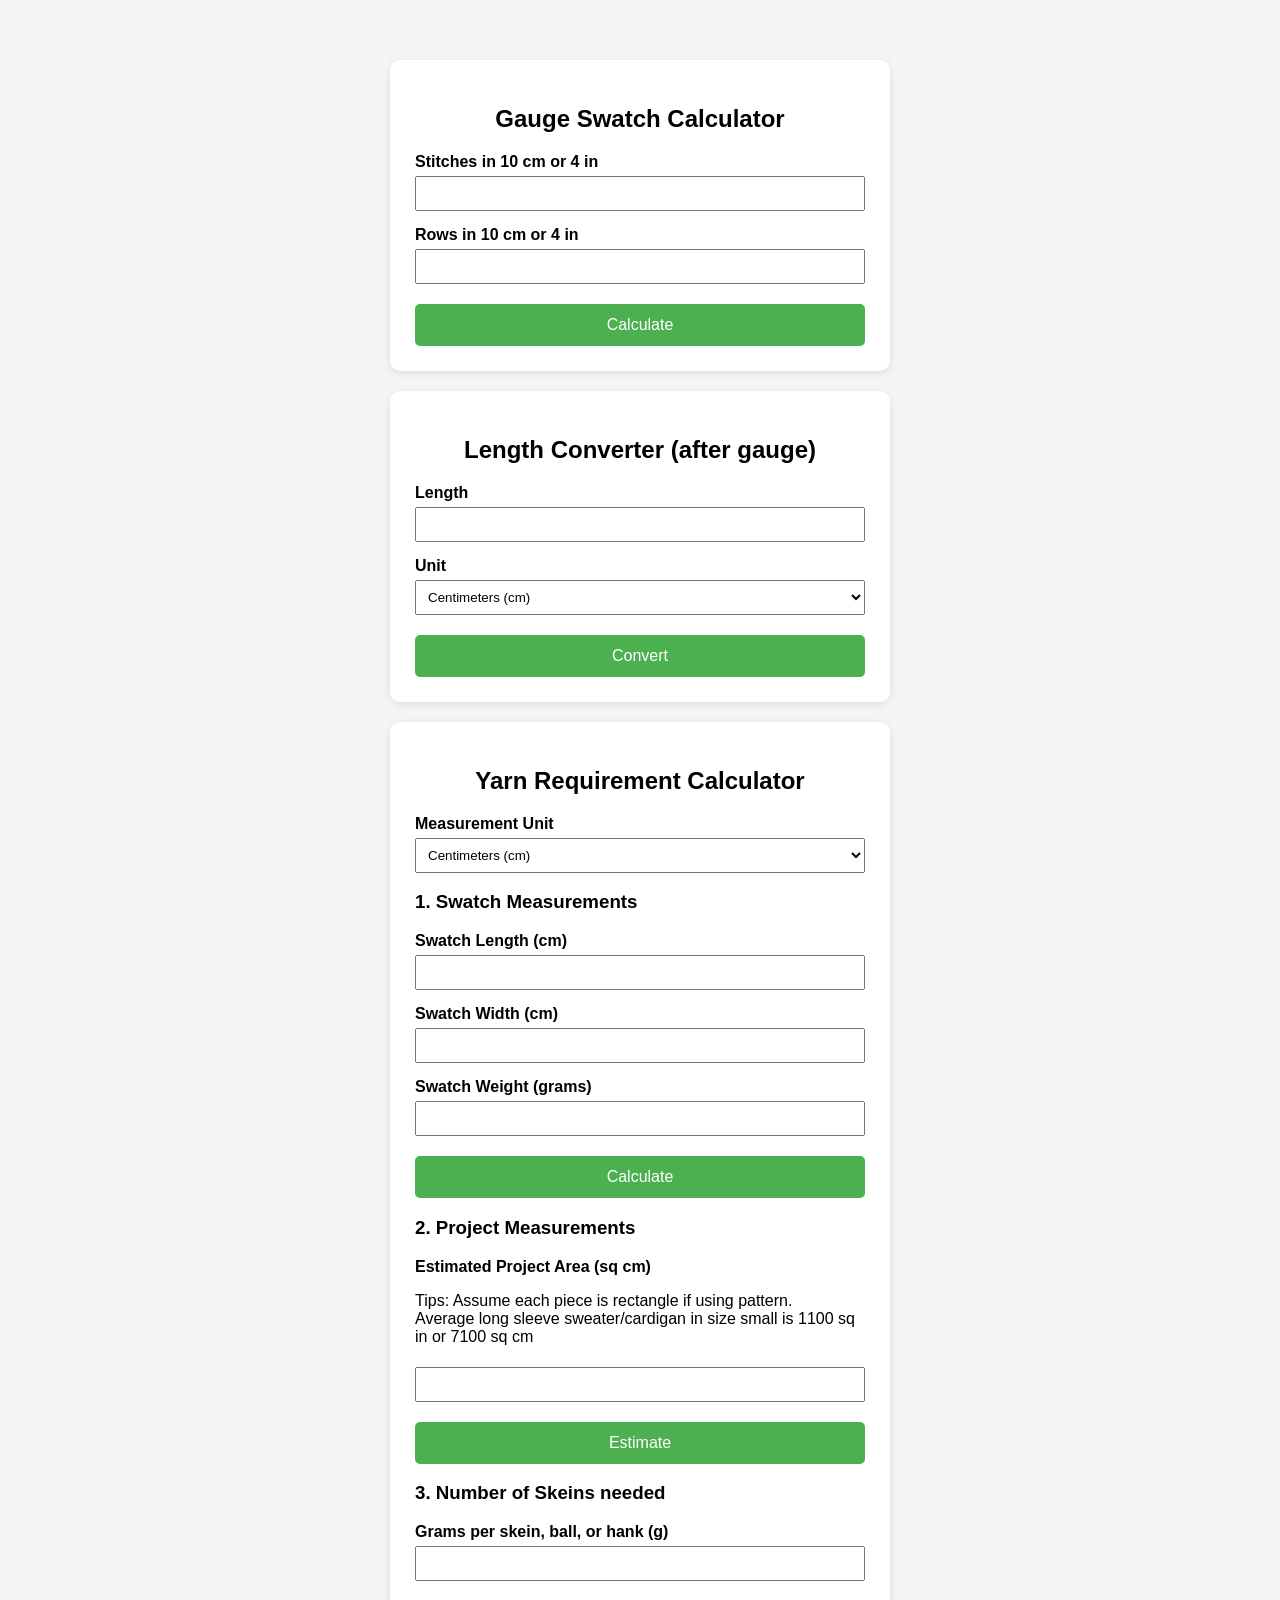
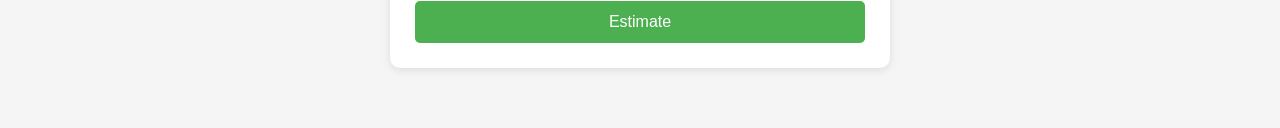
<file: calculator.html>
<!DOCTYPE html>
<html lang="en">
<head>
<meta charset="UTF-8">
<meta name="viewport" content="width=device-width, initial-scale=1.0">
<title>Stitch Gauge Calculator</title>
<style>
    body {
        font-family: Arial, sans-serif;
        max-width: 500px;
        margin: 40px auto;
        padding: 20px;
        background: #f5f5f5;
    }

    .container {
        background: white;
        padding: 25px;
        border-radius: 10px;
        box-shadow: 0 2px 8px rgba(0,0,0,0.1);
    }

    h2 {
        text-align: center;
        margin-bottom: 20px;
    }

    label {
        display: block;
        margin-top: 15px;
        font-weight: bold;
    }

    input {
        width: 100%;
        padding: 8px;
        margin-top: 5px;
        box-sizing: border-box;
    }

    button {
        width: 100%;
        padding: 12px;
        margin-top: 20px;
        background: #4CAF50;
        color: white;
        border: none;
        border-radius: 5px;
        cursor: pointer;
        font-size: 16px;
    }

    button:hover {
        background: #45a049;
    }

    .results {
        margin-top: 25px;
        padding: 15px;
        background: #eef7ee;
        border-radius: 5px;
        display: none;
    }

    .result-item {
        margin: 10px 0;
        font-size: 18px;
    }
    select {
        width: 100%;
        padding: 8px;
        margin-top: 5px;
        box-sizing: border-box;
    }
</style>
</head>
<body>

<div class="container">
    <h2>Gauge Swatch Calculator</h2>

    <label for="stitches">Stitches in 10 cm or 4 in</label>
    <input type="number" id="stitches" min="0" step="1">

    <label for="rows">Rows in 10 cm or 4 in</label>
    <input type="number" id="rows" min="0" step="1">

    <button onclick="calculateGauge()">Calculate</button>

    <div class="results" id="results">
        <div class="result-item">
            <span id="stPerCm"></span> st/cm ×
            <span id="rowsPerCm"></span> rows/cm
            <br>
            <span id="stPerIn"></span> st/in ×
            <span id="rowsPerIn"></span> rows/in
        </div>

        <a
            id="chartLink"
            href="#"
            target="_blank"
            style="display:none;"
        >
            Generate Matching Chart
        </a>
    </div>
</div>

<div class="container" style="margin-top:20px;">
    <h2>Length Converter (after gauge)</h2>

    <label for="length">Length</label>
    <input type="number" id="length" min="0" step="1">

    <label for="unit">Unit</label>
    <select id="unit">
        <option value="cm">Centimeters (cm)</option>
        <option value="inch">Inches (in)</option>
    </select>

    <button onclick="convertLength()">Convert</button>

    <div class="results" id="convertResults">
        <div class="result-item">
            <span id="neededStitches"></span> stitches or
            <span id="neededRows"></span> rows
        </div>
    </div>
</div>

<div class="container" style="margin-top:20px;">
    <h2>Yarn Requirement Calculator</h2>

    <label for="measurementUnit">Measurement Unit</label>
    <select id="measurementUnit">
        <option value="cm">Centimeters (cm)</option>
        <option value="in">Inches (in)</option>
    </select>

    <h3>1. Swatch Measurements</h3>

    <label for="swatchLength">
        Swatch Length (<span id="unitLabel1">cm</span>)
    </label>
    <input type="number" id="swatchLength" min="0" step="1">

    <label for="swatchWidth">
        Swatch Width (<span id="unitLabel2">cm</span>)
    </label>
    <input type="number" id="swatchWidth" min="0" step="1">

    <label for="swatchWeight">Swatch Weight (grams)</label>
    <input type="number" id="swatchWeight" min="0" step="1">

    <button onclick="calculateSwatch()">Calculate</button>

    <div class="results" id="swatchResults">
        <div class="result-item">
            <strong>Swatch:</strong><br>
            Area: <span id="swatchArea"></span>
            <span id="areaUnit"></span><br>

            Weight per
            <span id="weightUnit"></span>:
            <span id="gramsPerArea"></span> g
        </div>
    </div>

    <h3>2. Project Measurements</h3>

    <label for="projectArea">
        Estimated Project Area (<span id="areaUnitLabel">sq cm</span>)
    </label>
    <p> Tips: Assume each piece is rectangle if using pattern. <br> Average long sleeve sweater/cardigan in size small is 1100 sq in or 7100 sq cm </p>

    <input type="number" id="projectArea" min="0" step="1">

    <button onclick="calculateYarnNeeded()">
        Estimate
    </button>

    <div class="results" id="yarnResults">
        <div class="result-item">
            <strong>Approx. Yarn Needed:</strong><br>
            <span id="estimatedWeight"></span> grams
        </div>
    </div>

    <h3>3. Number of Skeins needed</h3>

    <label for="projectArea">
        Grams per skein, ball, or hank (<span id="weight">g</span>)
    </label>
    <input type="number" id="ballweight" min="0" step="1">

    <button onclick="calculateYarnNeededBall()">
        Estimate
    </button>

    <div class="results" id="ballResults">
        <div class="result-item">
            <strong>Approx. Yarn Needed:</strong><br>
            <span id="estimatedBall"></span> skeins
        </div>
    </div>
</div>

<script>
let stitchesPerCm = 0;
let rowsPerCm = 0;
let stitchesPerInch = 0;
let rowsPerInch = 0;
let gramsPerSquareInch = 0;

function calculateGauge() {

    const stitches =
        parseFloat(document.getElementById("stitches").value);

    const rows =
        parseFloat(document.getElementById("rows").value);

    if (
        isNaN(stitches) ||
        isNaN(rows) ||
        stitches <= 0 ||
        rows <= 0
    ) {
        alert("Please enter valid stitch and row counts.");
        return;
    }

    stitchesPerCm = stitches / 10;
    rowsPerCm = rows / 10;

    stitchesPerInch = stitches / 4;
    rowsPerInch = rows / 4;

    document.getElementById("stPerCm").textContent =
        stitchesPerCm.toFixed(2);

    document.getElementById("rowsPerCm").textContent =
        rowsPerCm.toFixed(2);

    document.getElementById("stPerIn").textContent =
        stitchesPerInch.toFixed(2);

    document.getElementById("rowsPerIn").textContent =
        rowsPerInch.toFixed(2);

    document.getElementById("results").style.display =
        "block";

    const ratio = `${stitches}:${rows}`;

    const chartLink =
        document.getElementById("chartLink");

    chartLink.href =
        `chart.html?ratio=${encodeURIComponent(ratio)}`;

    chartLink.style.display =
        "inline-block";
}
function convertLength() {
    const length = parseFloat(document.getElementById('length').value);
    const unit = document.getElementById('unit').value;

    if (stitchesPerCm === 0 || rowsPerCm === 0) {
        alert('Please calculate the gauge first.');
        return;
    }

    if (isNaN(length) || length <= 0) {
        alert('Please enter a valid length.');
        return;
    }

    let stitchesNeeded, rowsNeeded;

    if (unit === 'cm') {
        stitchesNeeded = length * stitchesPerCm;
        rowsNeeded = length * rowsPerCm;
    } else {
        stitchesNeeded = length * stitchesPerInch;
        rowsNeeded = length * rowsPerInch;
    }

    document.getElementById('neededStitches').textContent =
        Math.round(stitchesNeeded);

    document.getElementById('neededRows').textContent =
        Math.round(rowsNeeded);

    document.getElementById('convertResults').style.display = 'block';
}

let gramsPerUnitArea = 0;

document
    .getElementById('measurementUnit')
    .addEventListener('change', updateUnitLabels);

updateUnitLabels();

function updateUnitLabels() {
    const unit =
        document.getElementById('measurementUnit').value;

    const areaText =
        unit === 'cm' ? 'sq cm' : 'sq in';

    document.getElementById('unitLabel1').textContent = unit;
    document.getElementById('unitLabel2').textContent = unit;
    document.getElementById('areaUnitLabel').textContent = areaText;
}

function calculateSwatch() {
    const length =
        parseFloat(document.getElementById('swatchLength').value);

    const width =
        parseFloat(document.getElementById('swatchWidth').value);

    const weight =
        parseFloat(document.getElementById('swatchWeight').value);

    const unit =
        document.getElementById('measurementUnit').value;

    if (
        isNaN(length) || isNaN(width) || isNaN(weight) ||
        length <= 0 || width <= 0 || weight <= 0
    ) {
        alert('Please enter valid measurements.');
        return;
    }

    const area = length * width;

    gramsPerUnitArea = weight / area;

    const areaText =
        unit === 'cm' ? 'sq cm' : 'sq in';

    document.getElementById('swatchArea').textContent =
        area.toFixed(2);

    document.getElementById('areaUnit').textContent =
        areaText;

    document.getElementById('weightUnit').textContent =
        areaText;

    document.getElementById('gramsPerArea').textContent =
        gramsPerUnitArea.toFixed(4);

    document.getElementById('swatchResults').style.display =
        'block';
}

function calculateYarnNeeded() {
    const projectArea =
        parseFloat(document.getElementById('projectArea').value);

    if (gramsPerUnitArea === 0) {
        alert('Calculate the swatch first.');
        return;
    }

    if (isNaN(projectArea) || projectArea <= 0) {
        alert('Enter a valid project area.');
        return;
    }

    const yarnNeeded =
        projectArea * gramsPerUnitArea;

    document.getElementById('estimatedWeight').textContent =
        yarnNeeded.toFixed(1);

    document.getElementById('yarnResults').style.display =
        'block';
}

function calculateYarnNeededBall() {
    const projectArea =
        parseFloat(document.getElementById('projectArea').value);

    const ballweight =
        parseFloat(document.getElementById('ballweight').value);

    if (gramsPerUnitArea === 0) {
        alert('Calculate the swatch first.');
        return;
    }

    if (isNaN(projectArea) || projectArea <= 0) {
        alert('Enter a valid project area.');
        return;
    }

    if (isNaN(ballweight) || ballweight <= 0) {
        alert('Enter a valid grams per skein/ball/hank.');
        return;
    }

    // Total grams needed for project
    const totalYarnWeight = projectArea * gramsPerUnitArea;

    // Number of skeins needed
    const skeinsNeeded = totalYarnWeight / ballweight;

    document.getElementById('estimatedBall').textContent =
        `${skeinsNeeded.toFixed(2)} (${Math.ceil(skeinsNeeded)} to purchase)`;

    document.getElementById('ballResults').style.display =
        'block';
}
</script>

</body>
</html>
</file>
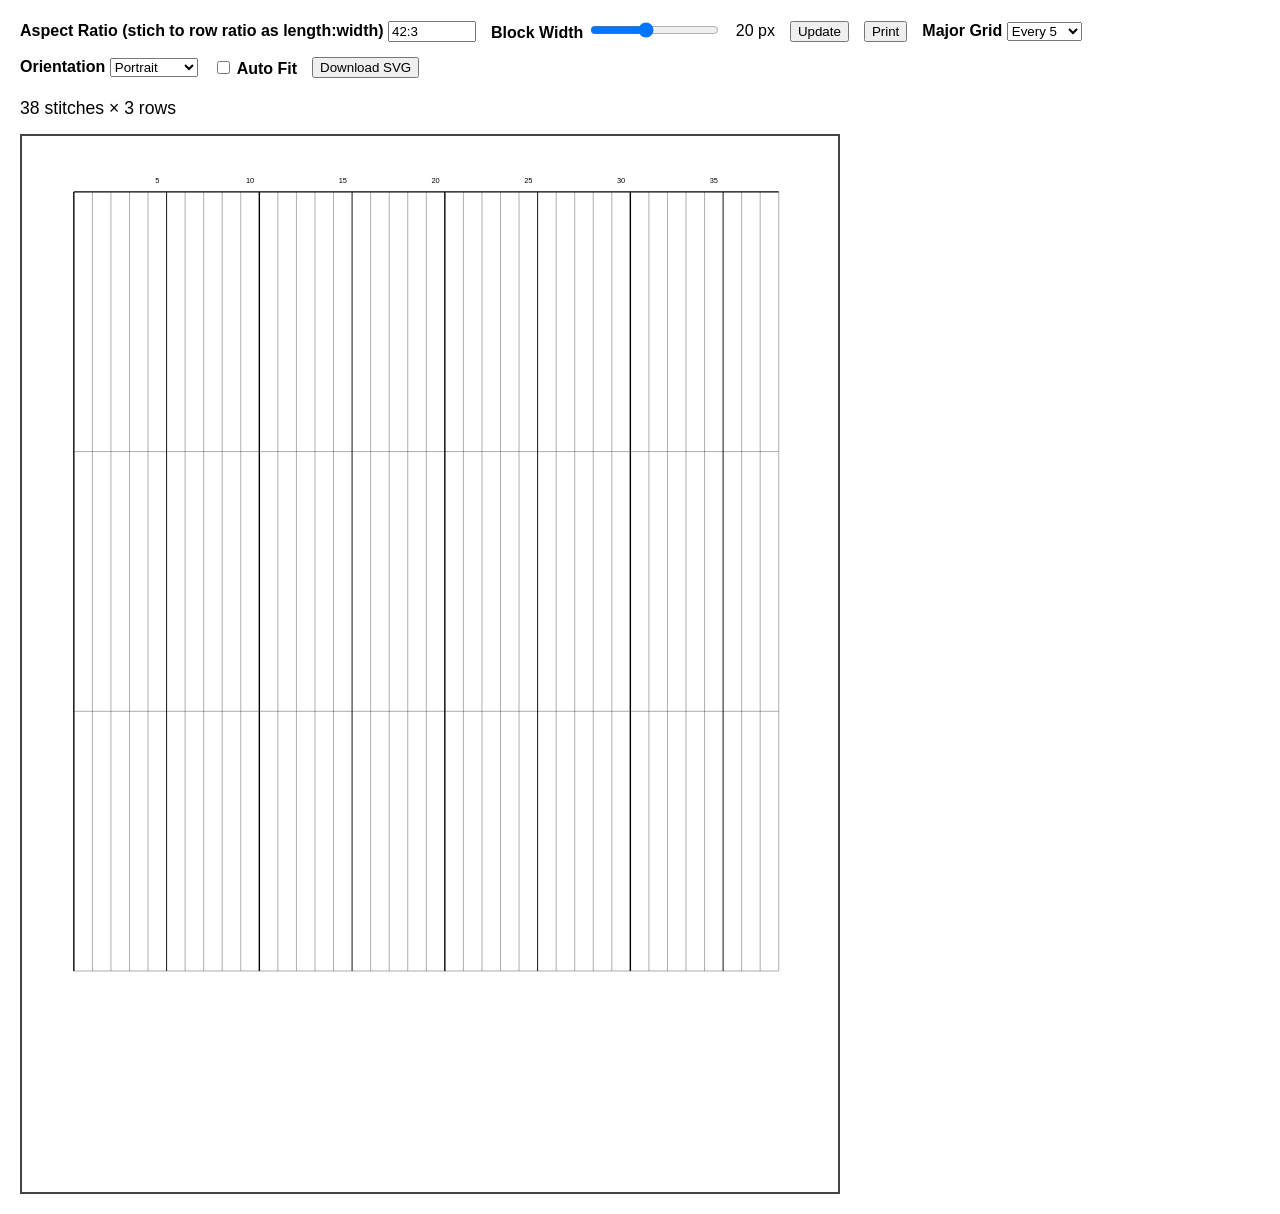
<file: chart.html>
<!DOCTYPE html>
<html lang="en">
<head>
<meta charset="UTF-8">
<meta name="viewport" content="width=device-width, initial-scale=1.0">
<title>Knitting Chart Generator</title>

<style>
body {
    font-family: Arial, sans-serif;
    margin: 20px;
}

.controls {
    display: flex;
    flex-wrap: wrap;
    gap: 15px;
    align-items: center;
    margin-bottom: 20px;
}

label {
    font-weight: bold;
}

input[type="text"] {
    width: 80px;
}

.info {
    margin-bottom: 15px;
    font-size: 1.1em;
}

#paper {
    width: 816px;   /* 8.5in @96dpi */
    height: 1056px; /* 11in @96dpi */
    border: 2px solid #444;
    background: white;
    position: relative;
}

#printArea {
    position: absolute;
    left: 24px;
    top: 19px;
    width: 768px;     /* 8in @ 96dpi */
    height: 1018px;   /* 10.6in @ 96dpi */
}

svg {
    width: 100%;
    height: 100%;
}

@page {
    size: letter;
}

@media print {

    body {
        margin: 0;
    }

    .controls,
    .info {
        display: none;
    }

    #paper {
        border: none;
        width: auto;
        height: auto;
    }

    #printArea {
        position: static;
        width: 8in;
        height: 10.6in;
    }
}
</style>
</head>

<body>

<div class="controls">

    <label>
        Aspect Ratio (stich to row ratio as length:width)
        <input id="ratio" type="text" value="42:3">
    </label>

    <label>
        Block Width
        <input id="sizeSlider"
               type="range"
               min="5"
               max="40"
               value="20">
    </label>

    <span id="sizeValue">20 px</span>

    <button onclick="drawGrid()">Update</button>

    <button onclick="window.print()">Print</button>
    <label>
        Major Grid
        <select id="majorInterval">
            <option value="5">Every 5</option>
            <option value="10">Every 10</option>
        </select>
    </label>

    <label>
        Orientation
        <select id="orientation">
            <option value="portrait">Portrait</option>
            <option value="landscape">Landscape</option>
        </select>
    </label>

    <label>
        <input type="checkbox" id="autoFit">
        Auto Fit
    </label>

    <button onclick="downloadSVG()">
        Download SVG
    </button>
    </div>

<div class="info">
    <span id="stats"></span>
</div>

<div id="paper">
    <div id="printArea">
        <svg id="chart"></svg>
    </div>
</div>

<script>

const ratioInput = document.getElementById("ratio");
const slider = document.getElementById("sizeSlider");
const sizeValue = document.getElementById("sizeValue");

slider.addEventListener("input", () => {
    sizeValue.textContent = slider.value + " px";
    drawGrid();
});

ratioInput.addEventListener("input", drawGrid);

function drawGrid() {

    const svg = document.getElementById("chart");
    svg.innerHTML = "";

    const majorInterval =
        parseInt(document.getElementById("majorInterval").value);

    const orientation =
        document.getElementById("orientation").value;

    const autoFit =
        document.getElementById("autoFit").checked;

    let lengthRatio = 1;
    let widthRatio = 1;

    const ratioText = ratioInput.value.trim();

    if (ratioText.includes(":")) {
        const parts = ratioText.split(":");
        lengthRatio = parseFloat(parts[0]) || 1;
        widthRatio = parseFloat(parts[1]) || 1;
    }

    const printArea = document.getElementById("printArea");

    let areaWidth = printArea.clientWidth;
    let areaHeight = printArea.clientHeight;

    if (orientation === "landscape") {
        [areaWidth, areaHeight] =
            [areaHeight, areaWidth];
    }

    let stitchWidth;
    let stitchHeight;

    if (autoFit) {

        stitchWidth = areaWidth / 50;
        stitchHeight =
            stitchWidth * (lengthRatio / widthRatio);

    } else {

        stitchWidth = Number(slider.value);

        stitchHeight =
            stitchWidth * (lengthRatio / widthRatio);
    }

    const cols =
        Math.floor(areaWidth / stitchWidth);

    const rows =
        Math.floor(areaHeight / stitchHeight);

    const chartWidth =
        cols * stitchWidth;

    const chartHeight =
        rows * stitchHeight;

    svg.setAttribute(
        "viewBox",
        `-30 -30 ${areaWidth + 60} ${areaHeight + 60}`
    );

    const bg = document.createElementNS(
        "http://www.w3.org/2000/svg",
        "rect"
    );

    bg.setAttribute("width", areaWidth);
    bg.setAttribute("height", areaHeight);
    bg.setAttribute("fill", "white");

    svg.appendChild(bg);

    // Vertical grid

    for (let c = 0; c <= cols; c++) {

        const x = c * stitchWidth;

        const line =
            document.createElementNS(
                "http://www.w3.org/2000/svg",
                "line"
            );

        line.setAttribute("x1", x);
        line.setAttribute("y1", 0);
        line.setAttribute("x2", x);
        line.setAttribute("y2", chartHeight);

        let width = 0.35;

        if (c % 10 === 0) {
            width = 1.5;
        } else if (c % majorInterval === 0) {
            width = 1;
        }

        line.setAttribute("stroke", "black");
        line.setAttribute("stroke-width", width);

        svg.appendChild(line);
    }

    // Horizontal grid

    for (let r = 0; r <= rows; r++) {

        const y = r * stitchHeight;

        const line =
            document.createElementNS(
                "http://www.w3.org/2000/svg",
                "line"
            );

        line.setAttribute("x1", 0);
        line.setAttribute("y1", y);
        line.setAttribute("x2", chartWidth);
        line.setAttribute("y2", y);

        let width = 0.35;

        if (r % 10 === 0) {
            width = 1.5;
        } else if (r % majorInterval === 0) {
            width = 1;
        }

        line.setAttribute("stroke", "black");
        line.setAttribute("stroke-width", width);

        svg.appendChild(line);
    }

    // Column numbers

    for (let c = 1; c <= cols; c++) {

        if (c % majorInterval !== 0)
            continue;

        const x =
            (c - 0.5) * stitchWidth;

        ["-10"]
            .forEach(y => {

                const text =
                    document.createElementNS(
                        "http://www.w3.org/2000/svg",
                        "text"
                    );

                text.setAttribute("x", x);
                text.setAttribute("y", y);
                text.setAttribute(
                    "text-anchor",
                    "middle"
                );

                text.setAttribute(
                    "font-size",
                    "8"
                );

                text.textContent = c;

                svg.appendChild(text);
            });
    }

    // Row numbers

    for (let r = 1; r <= rows; r++) {

        if (r % majorInterval !== 0)
            continue;

        const y =
            (r - 0.5) * stitchHeight;

        [String(chartWidth + 5)]
            .forEach(x => {

                const text =
                    document.createElementNS(
                        "http://www.w3.org/2000/svg",
                        "text"
                    );

                text.setAttribute("x", x);
                text.setAttribute("y", y);

                text.setAttribute(
                    "font-size",
                    "8"
                );

                text.setAttribute(
                    "dominant-baseline",
                    "middle"
                );

                text.textContent = r;

                svg.appendChild(text);
            });
    }

    document.getElementById("stats")
        .textContent =
        `${cols} stitches × ${rows} rows`;
}
const params =
    new URLSearchParams(window.location.search);

const ratio =
    params.get("ratio");

if (ratio) {
    document.getElementById("ratio").value =
        ratio;
}
drawGrid();

function downloadSVG() {

    const svg =
        document.getElementById("chart");

    const source =
        new XMLSerializer()
            .serializeToString(svg);

    const blob =
        new Blob(
            [source],
            {type:"image/svg+xml"}
        );

    const url =
        URL.createObjectURL(blob);

    const a =
        document.createElement("a");

    a.href = url;
    a.download = "knitting-chart.svg";

    document.body.appendChild(a);
    a.click();
    a.remove();

    URL.revokeObjectURL(url);
}
</script>

</body>
</html>
</file>
